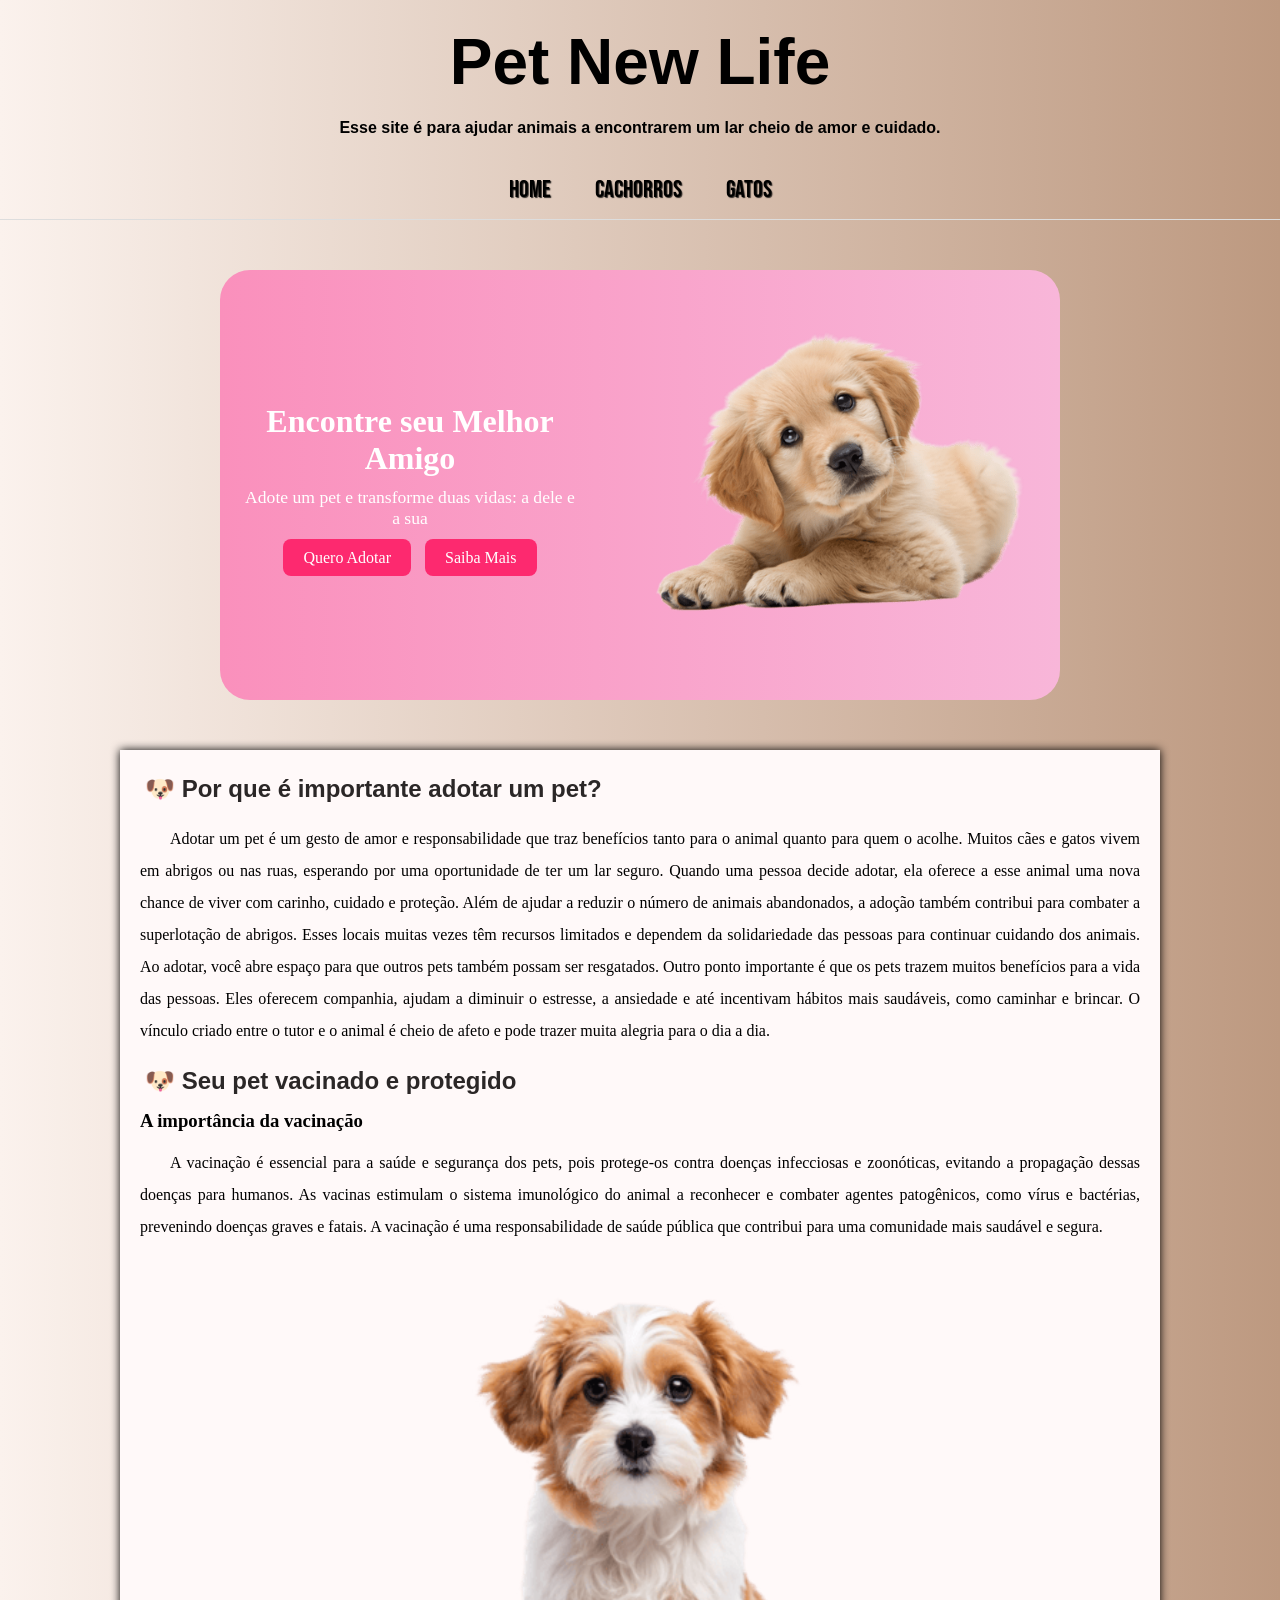
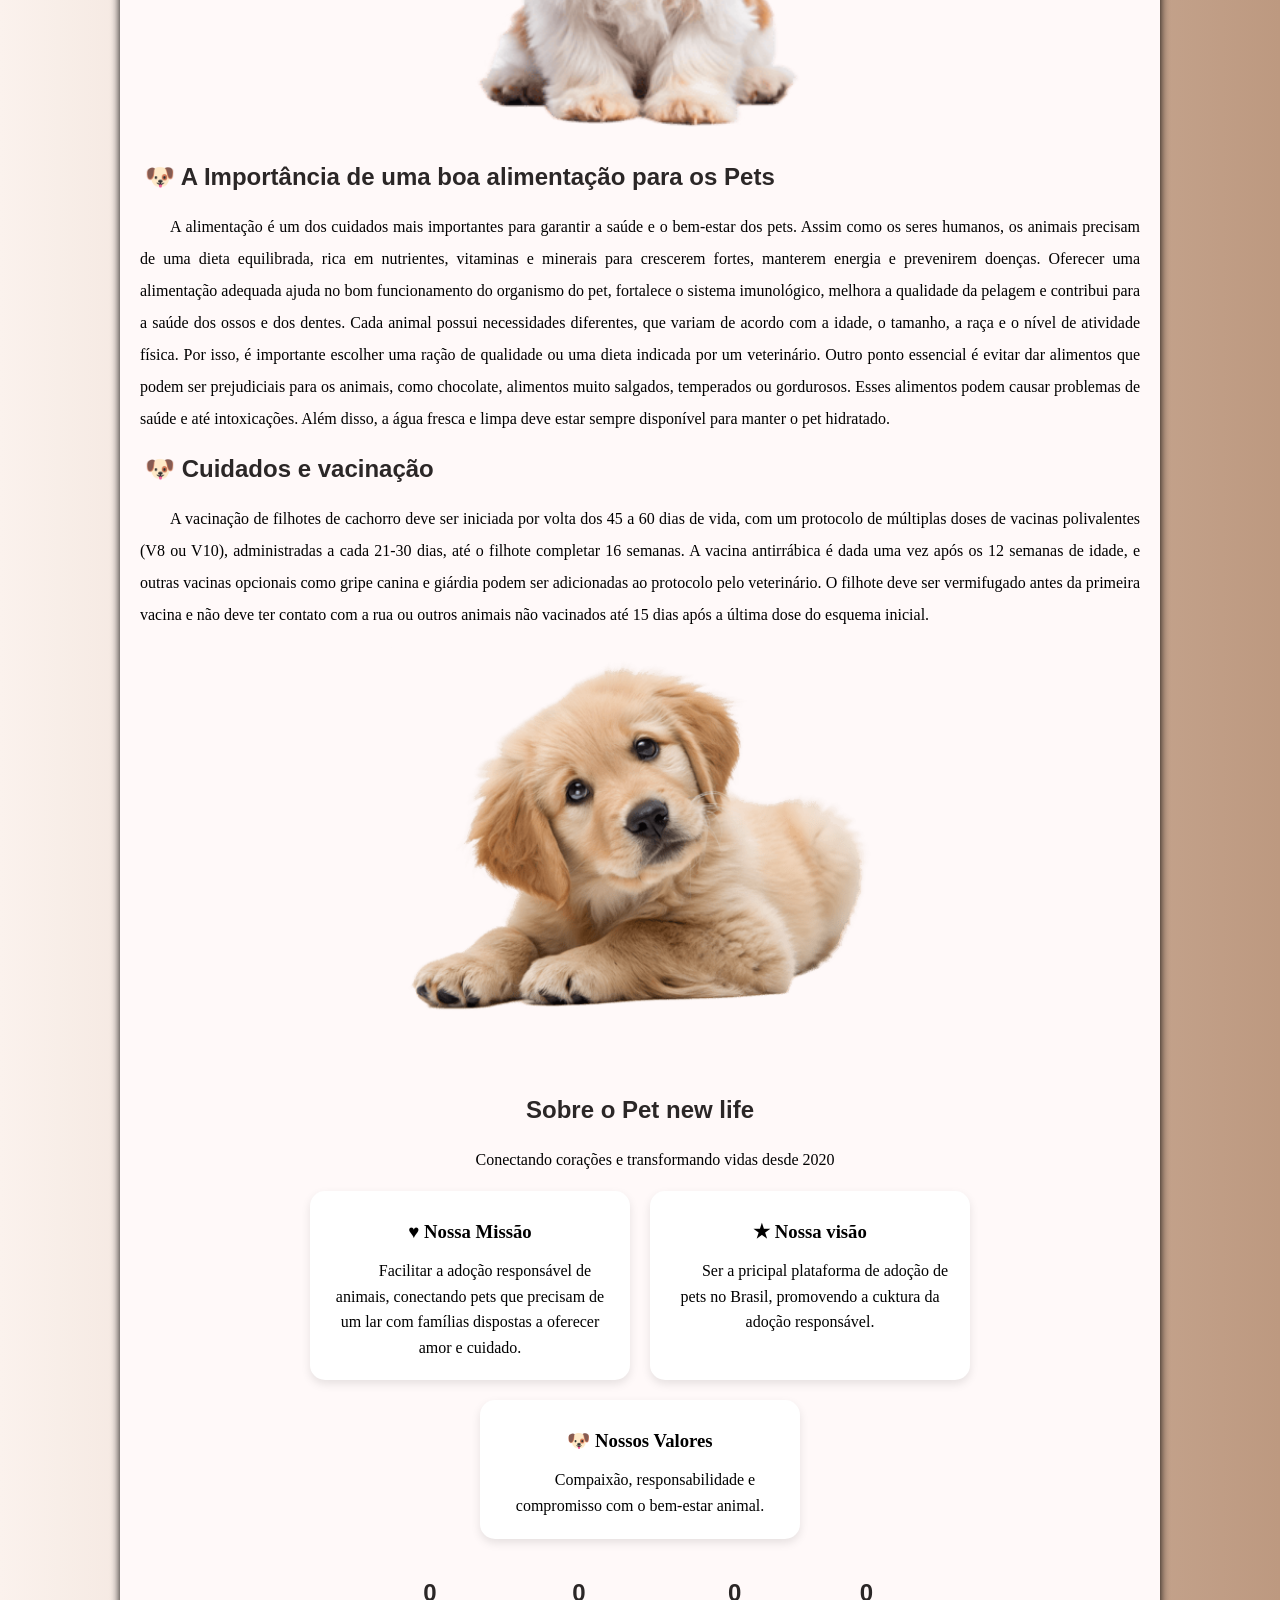
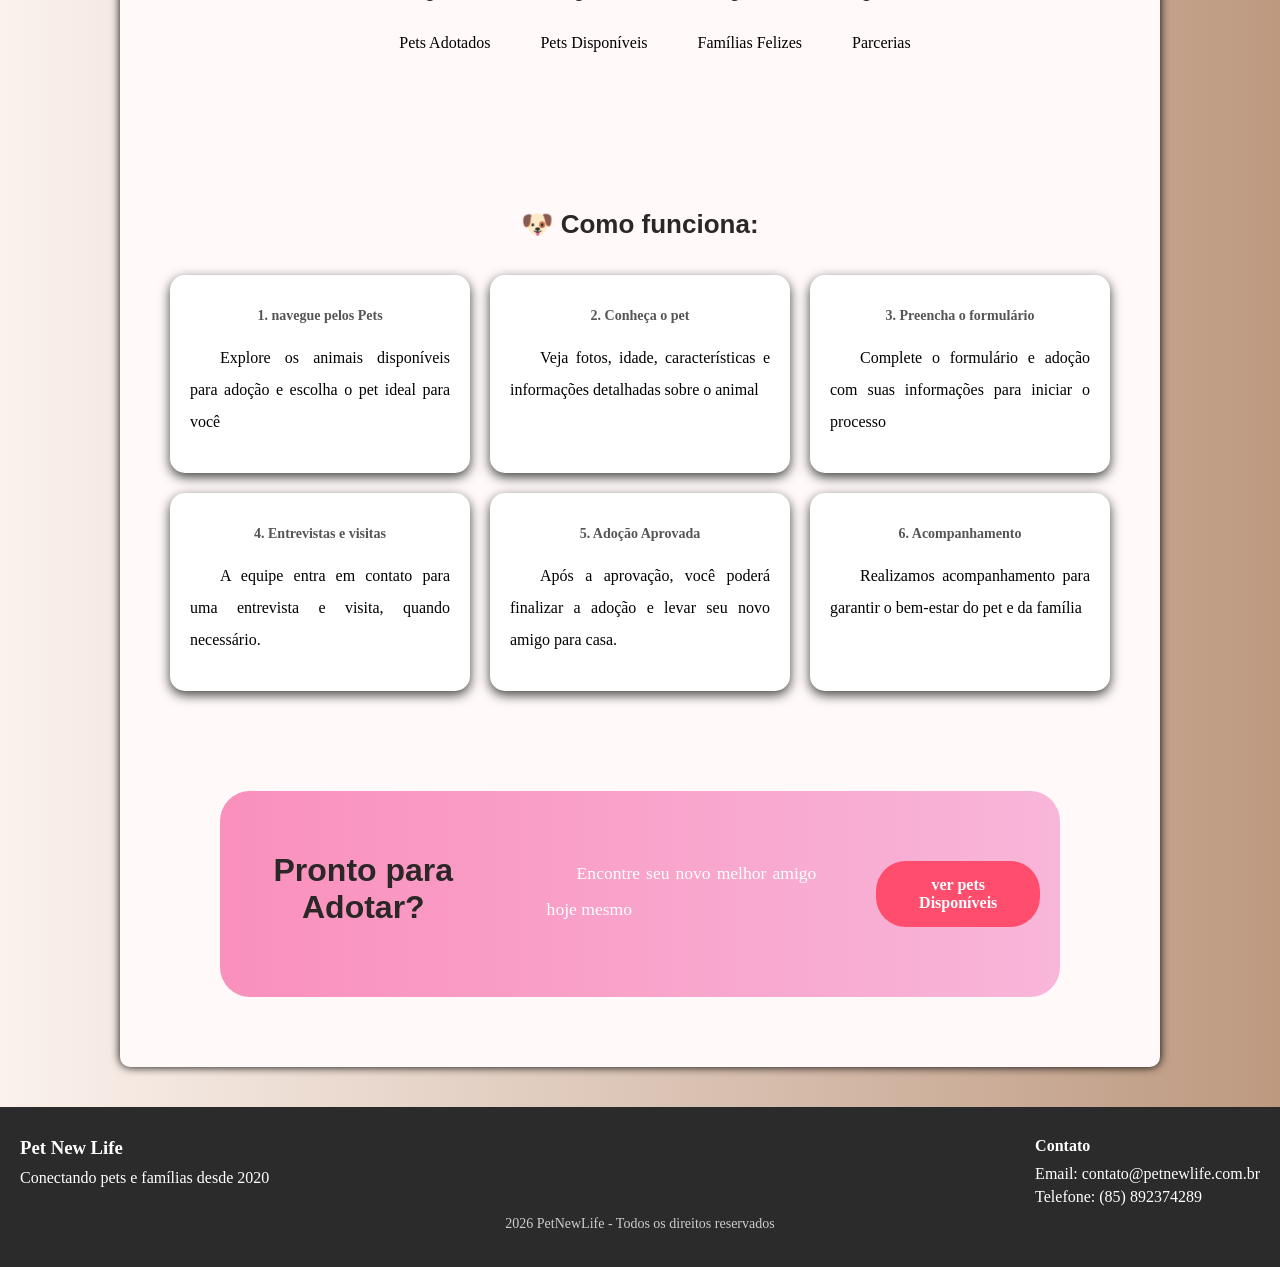
<file: index.html>
<!DOCTYPE html>
<html lang="pt-br">
<head>
    <meta charset="UTF-8">
    <meta name="viewport" content="width=device-width, initial-scale=1.0">
    <title>Pets new life</title>
    <link rel="shortcut icon" href="imagens/favicon.png" type="image/x-icon">
    <link rel="stylesheet" href="estilo/style.css">

</head>
<body>
    <header>
        <h1>
            Pet New Life
        </h1>
        <p>
            Esse site é para ajudar animais a encontrarem um lar cheio de amor e cuidado.
        </p>
    </header>
    <nav>
        <a href="index.html">Home</a>
        <a href="pets.html" >Cachorros</a>
        <a href="cats.html" >Gatos </a>
       
        
        
    </nav>
    

    <section class="cta">
    
    <div class="cta-texto">
      <h2> Encontre seu Melhor Amigo</h2>
      <p>Adote um pet e transforme duas vidas: a dele e a sua</p>

    <a href="cadastro.html" class="btn-adotar"> Quero Adotar</a>
    <a href="saibamais.html" class="btn-saiba">Saiba Mais</a>
    </div>

    <div class="cta-img">
        <img src="imagens/cachorro filhote.png" alt="pets para adoção">
    </div>
    </section>
    

    <main>
        <section>
            <h2>
               🐶 Por que é importante adotar um pet?
            </h2>
            <p>
                Adotar um pet é um gesto de amor e responsabilidade que traz benefícios tanto para o animal quanto para quem o acolhe. Muitos cães e gatos vivem em abrigos ou nas ruas, esperando por uma oportunidade de ter um lar seguro. Quando uma pessoa decide adotar, ela oferece a esse animal uma nova chance de viver com carinho, cuidado e proteção.
                Além de ajudar a reduzir o número de animais abandonados, a adoção também contribui para combater a superlotação de abrigos. Esses locais muitas vezes têm recursos limitados e dependem da solidariedade das pessoas para continuar cuidando dos animais. Ao adotar, você abre espaço para que outros pets também possam ser resgatados.
                Outro ponto importante é que os pets trazem muitos benefícios para a vida das pessoas. Eles oferecem companhia, ajudam a diminuir o estresse, a ansiedade e até incentivam hábitos mais saudáveis, como caminhar e brincar. O vínculo criado entre o tutor e o animal é cheio de afeto e pode trazer muita alegria para o dia a dia.
            </p>
            <h2>
               🐶 Seu pet vacinado e protegido
            </h2>
            <h3> A importância da vacinação </h3>
            <p>
                A vacinação é essencial para a saúde e segurança dos pets, pois protege-os contra doenças infecciosas e zoonóticas, evitando a propagação dessas doenças para humanos. As vacinas estimulam o sistema imunológico do animal a reconhecer e combater agentes patogênicos, como vírus e bactérias, prevenindo doenças graves e fatais. A vacinação é uma responsabilidade de saúde pública que contribui para uma comunidade mais saudável e segura.
            </p>
            
            <img src="imagens/imagem_dog_01.png">

            <h2>
               🐶 A Importância de uma boa alimentação para os Pets 
            </h2>
            <p>
               A alimentação é um dos cuidados mais importantes para garantir a saúde e o bem-estar dos pets. Assim como os seres humanos, os animais precisam de uma dieta equilibrada, rica em nutrientes, vitaminas e minerais para crescerem fortes, manterem energia e prevenirem doenças.
               Oferecer uma alimentação adequada ajuda no bom funcionamento do organismo do pet, fortalece o sistema imunológico, melhora a qualidade da pelagem e contribui para a saúde dos ossos e dos dentes. Cada animal possui necessidades diferentes, que variam de acordo com a idade, o tamanho, a raça e o nível de atividade física. Por isso, é importante escolher uma ração de qualidade ou uma dieta indicada por um veterinário.
               Outro ponto essencial é evitar dar alimentos que podem ser prejudiciais para os animais, como chocolate, alimentos muito salgados, temperados ou gordurosos. Esses alimentos podem causar problemas de saúde e até intoxicações. Além disso, a água fresca e limpa deve estar sempre disponível para manter o pet hidratado. 
            </p>

            <h2>
               🐶 Cuidados e vacinação 
            </h2>
            <p>
                A vacinação de filhotes de cachorro deve ser iniciada por volta dos 45 a 60 dias de vida, com um protocolo de múltiplas doses de vacinas polivalentes (V8 ou V10), administradas a cada 21-30 dias, até o filhote completar 16 semanas. A vacina antirrábica é dada uma vez após os 12 semanas de idade, e outras vacinas opcionais como gripe canina e giárdia podem ser adicionadas ao protocolo pelo veterinário. O filhote deve ser vermifugado antes da primeira vacina e não deve ter contato com a rua ou outros animais não vacinados até 15 dias após a última dose do esquema inicial. 
            </p>

            <img src="imagens/cachorro filhote.png" alt="Cachorro filhote">

        </section>



        <section class="sobre-petlove">
            <h2>Sobre o Pet new life</h2>
            <p class="sobre-subtitulo">Conectando corações e transformando vidas desde 2020</p>

            <div class="sobre-cards">
                <div class="sobre-card">
            <h3> ♥ Nossa Missão</h3>
            <p>Facilitar a adoção responsável de animais, conectando pets que precisam de um lar com famílias dispostas a oferecer amor e cuidado.</p>
            </div>

            <div class="sobre-card">
            <h3>★ Nossa visão</h3>
            <p>Ser a pricipal plataforma de adoção de pets no Brasil, promovendo a cuktura da adoção responsável.</p>
            </div>

            <div class="sobre-card">
            <h3>🐶 Nossos Valores</h3>
            <p> Compaixão, responsabilidade e compromisso com o bem-estar animal.</p>
            </div>
            </div>

        


            <div class="indicadores">
                <div>
                    <h2 id="adotados">0</h2>
                    <p>Pets Adotados</p>
                </div>

                <div>
                    <h2 id="disponiveis">0</h2>
                    <p>Pets Disponíveis</p>
                </div>
                <div>
                    <h2 id="familias">0</h2>
                    <p>Famílias Felizes</p>
                </div>
                <div>
                    <h2 id="parcerias">0</h2>
                    <p>Parcerias</p>
                </div>
            </div>
        </section>

    
       <section class="como-funciona">
        <h2>🐶 Como funciona: </h2>

        <div class="cards-como">
            <div class="card-como">
            <h3>1. navegue pelos Pets</h3>
            <p>Explore os animais disponíveis para adoção e escolha o pet ideal para você</p>
            </div>

            <div class="card-como">
                <h3>2. Conheça o pet</h3>
                <p>Veja fotos, idade, características e informações detalhadas sobre o animal</p>
            </div>
            <div class="card-como">
                <h3>3. Preencha o formulário</h3>
                <p>Complete o formulário e adoção com suas informações para iniciar o processo </p>
            </div>
            <div class="card-como">
                <h3>4. Entrevistas e visitas</h3>
                <p>A equipe entra em contato para uma entrevista e visita, quando necessário.</p>
            </div>
            <div class="card-como">
                <h3>5. Adoção Aprovada</h3>
                <p>Após a aprovação, você poderá finalizar a adoção e levar seu novo amigo para casa.</p>
            </div>
            <div class="card-como">
                <h3>6. Acompanhamento</h3>
                <p>Realizamos acompanhamento para garantir o bem-estar do pet e da família</p>
            </div>
            </div>
            </section>

            <section class="cta">
                <h2>Pronto para Adotar?</h2>
                <p>Encontre seu novo melhor amigo hoje mesmo</p>

                <a href="pets.html " class="btn-cta">
                    ver pets Disponíveis </a>
            </section>

        
    
    </main>


    <footer class="footer">

    <div class="footer-container">

        <div class="footer-info">
            <h3>Pet New Life</h3>
            <p>Conectando pets e famílias desde 2020</p>
        </div>

        <div class="footer-contato">
            <h4>Contato</h4>
            <p>Email: contato@petnewlife.com.br</p>
            <p>Telefone: (85) 892374289</p>
        </div>
    </div>

    <p class="copyright">
        2026 PetNewLife - Todos os direitos reservados
    </p>
    </footer>


    <script src="script.js"></script>
    
</body>
</html>
</file>
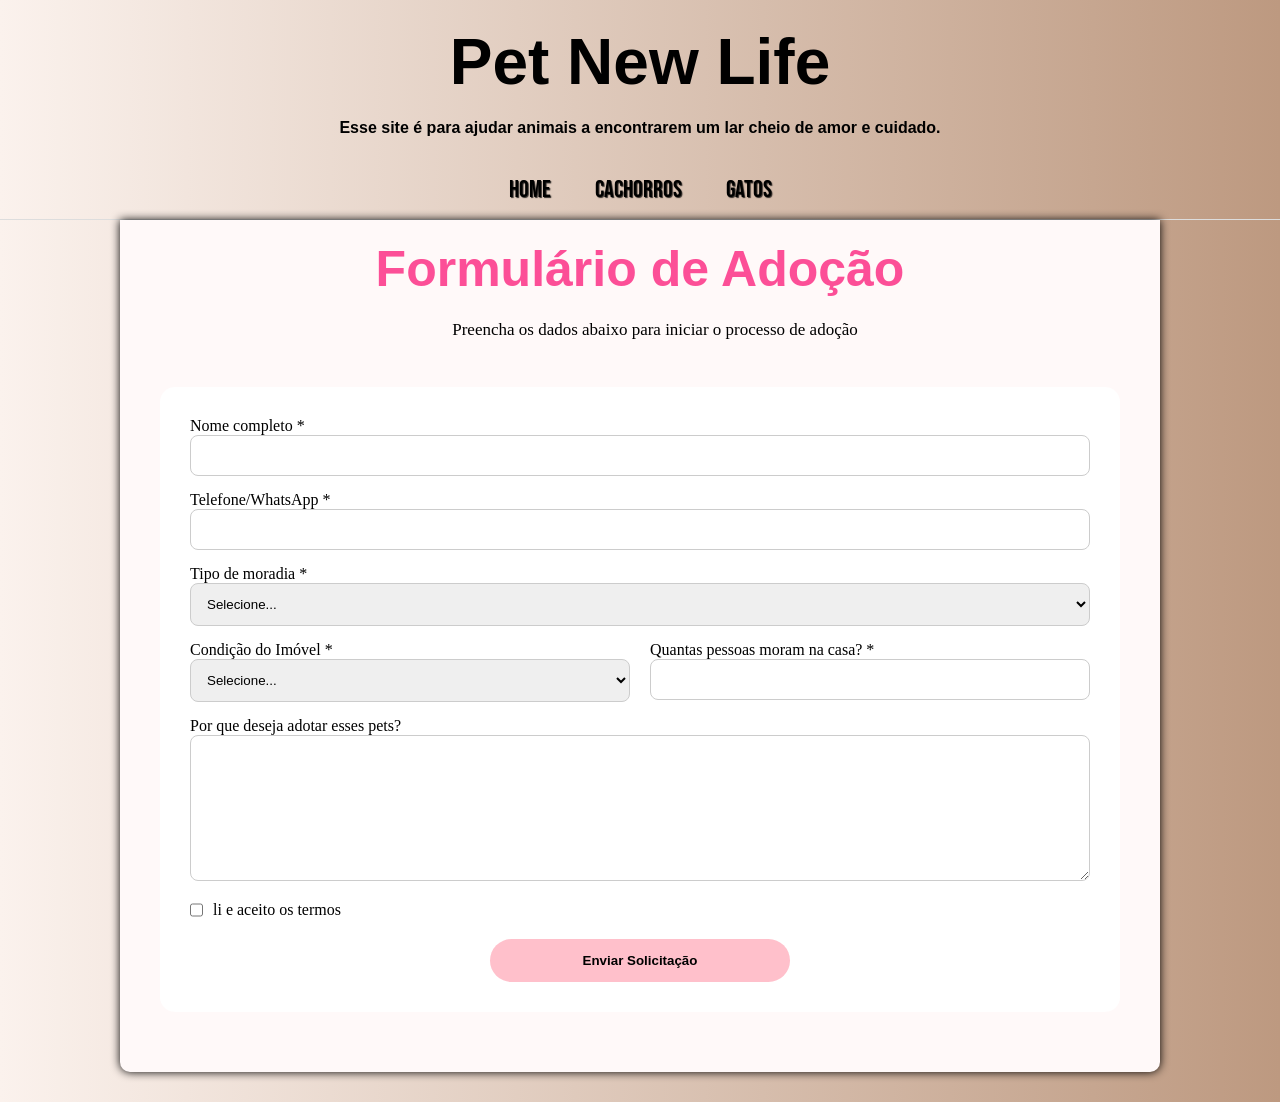
<file: cadastro.html>
<!DOCTYPE html>
<html lang="pt-br">
<head>
    <meta charset="UTF-8">
    <meta name="viewport" content="width=device-width, initial-scale=1.0">
    <title>Pet shop zone</title>
    <link rel="shortcut icon" href="imagens/favicon.png" type="image/x-icon">
    <link rel="stylesheet" href="estilo/style.css">
</head>
<body>
    <header>
        <h1>
            Pet New Life
        </h1>
        <p>
            Esse site é para ajudar animais a encontrarem um lar cheio de amor e cuidado.
        </p>
    </header>
    <nav>
        <a href="index.html">Home</a>
        <a href="pets.html">Cachorros</a>
         <a href="cats.html">Gatos</a>
       
        
        
        
    </nav>

    <main>

        <div class="container_formulario">
        <h1 class="formulario_titulo">Formulário de Adoção</h1>
        <p class="formulario_titulo_p">Preencha os dados abaixo para iniciar o processo de adoção</p>

        

        <form id="formAdocao">
        
        <div class:="linha">
            <div class="campo">
                <label>Nome completo *</label>
                <input type="text" id="nome" required>
            </div>

            <div class="campo">
                <label>Telefone/WhatsApp *</label>
                <input type="tel" id="telefone" required>
            </div>

            <div class="campo">
                <label>Tipo de moradia *</label>
                <select id="tipoMoradia" required>
                  <option value="">Selecione...</option>

                  <option value="casa">Casa</option>
                 <option value="apartamento">Apartamento</option>
                 </select>
                 </div>

                 <div class="linha">
                   <div class="campo">
                    <label>Condição do Imóvel * </label>
                    <select id="condicaoImovel" required>
                      <option value="">Selecione...</option>
                      <option value="proprio">Próprio</option>
                      <option value="alugado">Alugado</option>
                      </select>
                    </div>

                    <div class="campo">
                 <label>Quantas pessoas moram na casa? *</label>
                  <input type="number" id="numeroPessoas" required>
                  </div>
                  </div>

                  <div class="campo">
                <label>Por que deseja adotar esses pets?</label>
                <textarea id="motivo" required></textarea>
                </div>
                <label class="checkbox">
                    <input type="checkbox" id="termos" required>
                     li e aceito os termos
                </label>

                <button type="submit">Enviar Solicitação</button>

                </form>

                  


                        

    
        

        
    </div>
    </main>
</body>
</html>
</file>
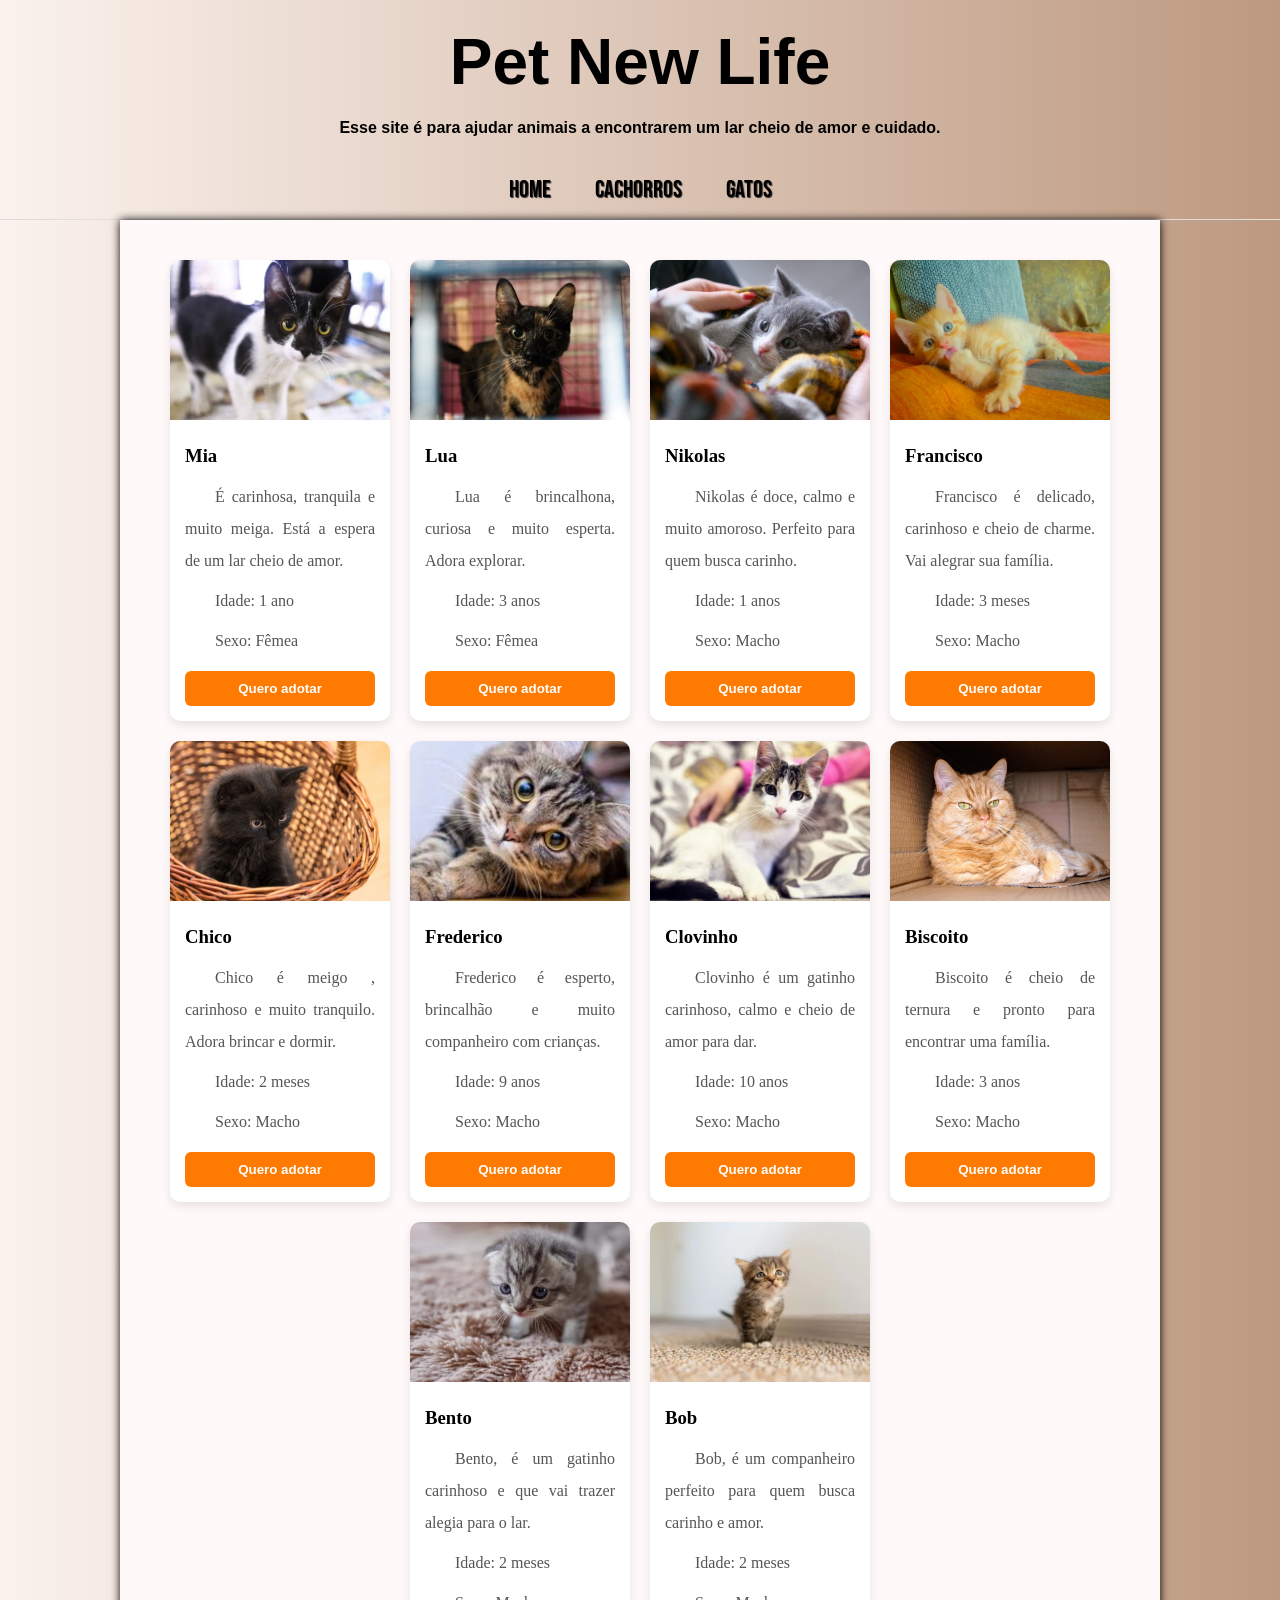
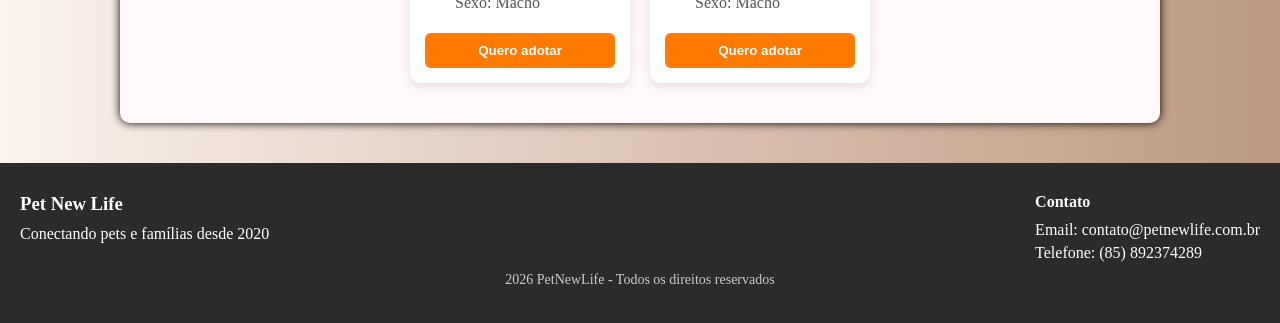
<file: cats.html>
<!DOCTYPE html>
<html lang="pt-br">
<head>
    <meta charset="UTF-8">
    <meta name="viewport" content="width=device-width, initial-scale=1.0">
    <title> Pets new life</title>
     <link rel="shortcut icon" href="imagens/favicon.png" type="image/x-icon">
     <link rel="stylesheet" href="estilo/style.css">
</head>
<body>
    <header>
        <h1>
            Pet New Life
        </h1>
        <p>
            Esse site é para ajudar animais a encontrarem um lar cheio de amor e cuidado.
        </p>
    </header>

    <nav>
        <a href="index.html" >Home</a>
        <a href="pets.html">Cachorros </a>
        <a href="cats.html" >Gatos</a>
        
        
    </nav>

    <main>
        
        


        <div class="container">
            <div class="card" data-tipo="gato">
           <img src="imagens/cats01.webp">
            <div class="info">


            <h3>Mia</h3>
            <p>É carinhosa, tranquila e muito meiga. Está a espera de um lar cheio de amor.</p>
            <p>Idade: 1 ano</p>
             <p>Sexo: Fêmea</p>
           <button class="botao" onclick="window.location.href='cadastro.html'" >Quero adotar</button>
          </div>
         </div>
            <div class="card" data-tipo="gato">
            <img src="imagens/cats02.webp">
            <div class="info">


            <h3>Lua</h3>
            <p>Lua é brincalhona, curiosa e muito esperta. Adora explorar.</p>
            <p>Idade: 3 anos</p>
                <p>Sexo: Fêmea</p>
            <button class="botao" onclick="window.location.href='cadastro.html'" >Quero adotar</button>
            </div>
            </div>
            <div class="card" data-tipo="gato">
            <img src="imagens/cats04.jpg">
            <div class="info">

            <h3>Nikolas</h3>
            <p>Nikolas é doce, calmo e muito amoroso. Perfeito para quem busca carinho.</p>
            <p>Idade: 1 anos</p>
                <p>Sexo: Macho</p>
            <button class="botao" onclick="window.location.href='cadastro.html'">Quero adotar</button>
            </div>
            </div>
            <div class="card" data-tipo="gato">
            <img src="imagens/cats05.jpg">
            <div class="info">

            <h3>Francisco</h3>
            <p>Francisco é delicado, carinhoso e cheio de charme. Vai alegrar sua família.</p>
            <p>Idade: 3 meses</p>
                <p>Sexo: Macho</p>
            <button class="botao" onclick="window.location.href='cadastro.html'">Quero adotar</button>
            </div>
            </div>
            <div class="card" data-tipo="gato">
            <img src="imagens/cats07.jpg">
            <div class="info">


            <h3>Chico</h3>
            <p>Chico é meigo , carinhoso e muito tranquilo. Adora brincar e dormir.</p>
            <p>Idade: 2 meses</p>
                <p>Sexo: Macho</p>
            <button class="botao" onclick="window.location.href='cadastro.html'">Quero adotar</button>
            </div>
            </div>
            <div class="card" data-tipo="gato">
            <img src="imagens/cats010.jpg">
            <div class="info">


            <h3>Frederico</h3>
            <p>Frederico é esperto, brincalhão e muito companheiro com crianças.</p>
            <p>Idade: 9 anos</p>
                <p>Sexo: Macho</p>
            <button class="botao" onclick="window.location.href='cadastro.html'">Quero adotar</button>
            </div>
            </div>
            <div class="card" data-tipo="gato">
            <img src="imagens/cats011.webp">
            <div class="info">


            <h3>Clovinho</h3>
            <p>Clovinho é um gatinho carinhoso, calmo e cheio de amor para dar.</p>
            <p>Idade: 10 anos</p>
                <p>Sexo: Macho</p>
            <button class="botao" onclick="window.location.href='cadastro.html'">Quero adotar</button>
            </div>
            </div>
            <div class="card" data-tipo="gato">
            <img src="imagens/cats012.jpg">
            <div class="info">


            <h3>Biscoito</h3>
            <p>Biscoito é cheio de ternura e pronto para encontrar uma família.</p>
            <p>Idade: 3 anos</p>
                <p>Sexo: Macho</p>
            <button class="botao" onclick="window.location.href='cadastro.html'">Quero adotar</button>
            </div>
            </div>
            <div class="card" data-tipo="gato">
            <img src="imagens/cats03.avif">
            <div class="info">


            <h3>Bento</h3>
            <p>Bento, é um gatinho carinhoso e que vai trazer alegia para o lar.</p>
            <p>Idade: 2 meses</p>
                <p>Sexo: Macho</p>
            <button class="botao" onclick="window.location.href='cadastro.html'">Quero adotar</button>
            </div>
            </div>
            <div class="card" data-tipo="gato">
            <img src="imagens/cats06.avif">
            <div class="info">


            <h3>Bob</h3>
            <p>Bob, é um companheiro perfeito para quem busca carinho e amor.</p>
            <p>Idade: 2 meses</p>
            <p>Sexo: Macho</p>
            <button class="botao"onclick="window.location.href='cadastro.html'">Quero adotar</button>
            </div>
            </div>
            </div>
        </div>
    </main>

    <footer class="footer">

    <div class="footer-container">

        <div class="footer-info">
            <h3>Pet New Life</h3>
            <p>Conectando pets e famílias desde 2020</p>
        </div>

        <div class="footer-contato">
            <h4>Contato</h4>
            <p>Email: contato@petnewlife.com.br</p>
            <p>Telefone: (85) 892374289</p>
        </div>
    </div>

    <p class="copyright">
        2026 PetNewLife - Todos os direitos reservados
    </p>
    </footer>

    <script src="script.js"></script>
</body>
</html>
</file>
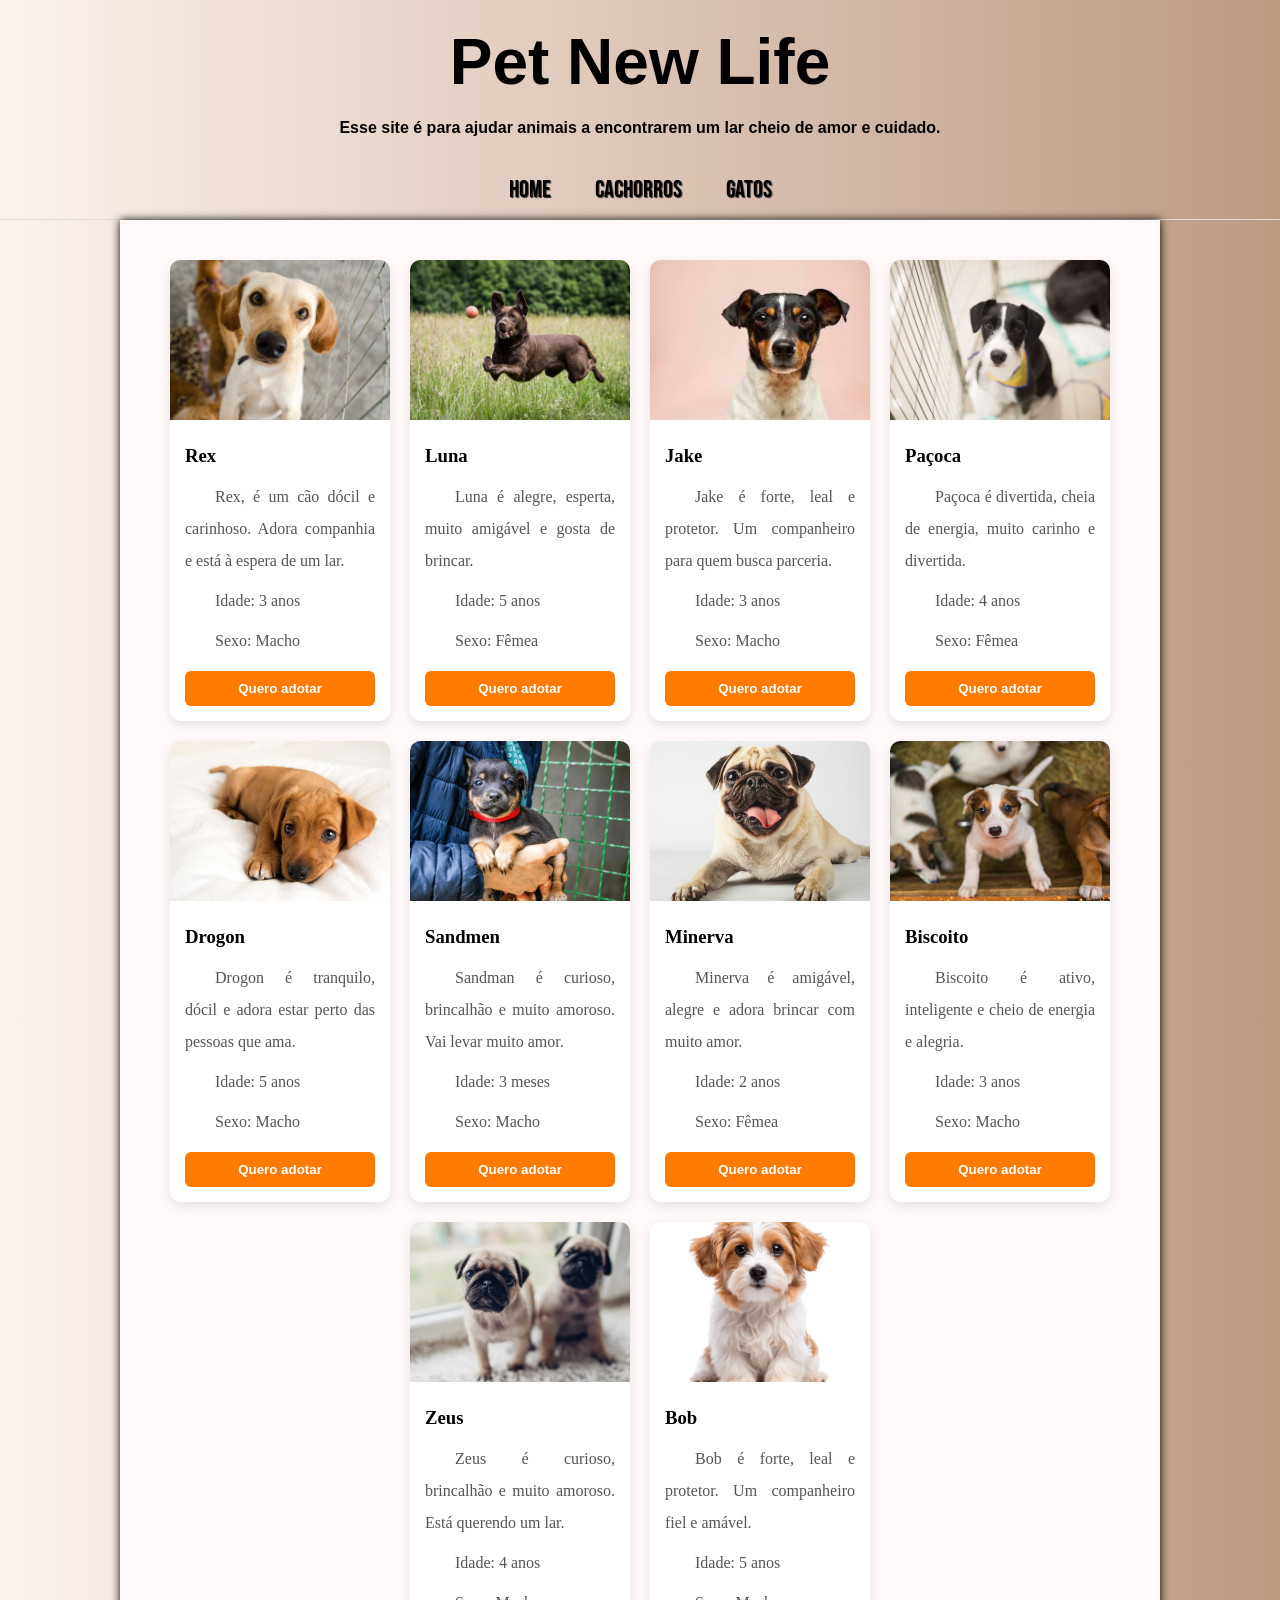
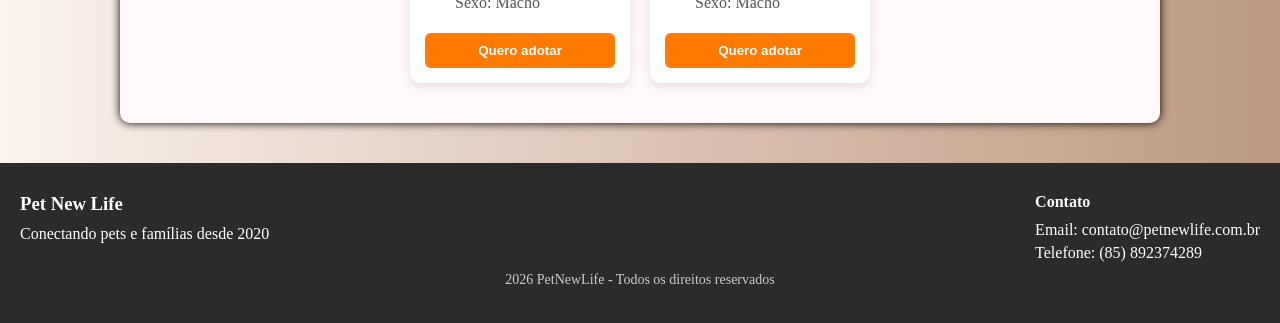
<file: pets.html>
<!DOCTYPE html>
<html lang="en">
<head>
    <meta charset="UTF-8">
    <meta name="viewport" content="width=device-width, initial-scale=1.0">
    <title>Pets new life</title>
    <link rel="shortcut icon" href="imagens/favicon.png" type="image/x-icon">
    <link rel="stylesheet" href="estilo/style.css">
</head>
<body>
    <header>
        <h1>
            Pet New Life
        </h1>
        <p>
            Esse site é para ajudar animais a encontrarem um lar cheio de amor e cuidado.
        </p>
    </header>
      <nav>
        <a href="index.html" >Home</a>
        <a href="pets.html">Cachorros</a>
        <a href="cats.html" >Gatos </a>
       
        
        
        
      </nav>
     

       <main>

           <div class="container">
            <div class="card" data-tipo="cachorro">
           <img src="imagens/dog01.jpg">
            <div class="info">
            <h3>Rex</h3>
            <p>Rex, é um cão dócil e carinhoso. Adora companhia e está à espera de um lar.</p>
            <p>Idade: 3 anos</p>
             <p>Sexo: Macho</p>
           <button class="botao" onclick="window.location.href='cadastro.html'">Quero adotar</button>
             </div>
            </div>
            <div class="card" data-tipo="cachorro" >
            <img src="imagens/dog02.jpg">
            <div class="info">


            <h3>Luna</h3>
            <p>Luna é alegre, esperta, muito amigável e gosta de brincar.</p>
            <p>Idade: 5 anos</p>
                <p>Sexo: Fêmea</p>
            <button class="botao" onclick="window.location.href='cadastro.html'">Quero adotar</button>
            </div>
            </div>
            <div class="card" data-tipo="cachorro">
            <img src="imagens/dog03.jpg">
            <div class="info">


            <h3>Jake</h3>
            <p>Jake é forte, leal e protetor. Um companheiro para quem busca parceria.</p>
            <p>Idade: 3 anos</p>
                <p>Sexo: Macho</p>
            <button class="botao" onclick="window.location.href='cadastro.html'">Quero adotar</button>
            </div>
            </div>
            <div class="card" data-tipo="cachorro">
            <img src="imagens/dog04.jpg">
            <div class="info">


            <h3>Paçoca</h3>
            <p>Paçoca é divertida, cheia de energia, muito carinho e divertida.</p>
            <p>Idade: 4 anos</p>
                <p>Sexo: Fêmea</p>
            <button class="botao" onclick="window.location.href='cadastro.html'">Quero adotar</button>
            </div>
            </div>
            <div class="card" data-tipo="cachorro">
            <img src="imagens/dog06.jpg">
            <div class="info">


            <h3>Drogon</h3>
            <p>Drogon é tranquilo, dócil e adora estar perto das pessoas que ama.</p>
            <p>Idade: 5 anos</p>
                <p>Sexo: Macho</p>
            <button class="botao" onclick="window.location.href='cadastro.html'">Quero adotar</button>
            </div>
            </div>
            <div class="card" data-tipo="cachorro">
            <img src="imagens/dog05.webp">
            <div class="info">


            <h3>Sandmen</h3>
            <p>Sandman é curioso, brincalhão e muito amoroso. Vai levar muito amor.</p>
            <p>Idade: 3 meses</p>
                <p>Sexo: Macho</p>
            <button class="botao" onclick="window.location.href='cadastro.html'">Quero adotar</button>
            </div>
            </div>
            <div class="card" data-tipo="cachorro">
            <img src="imagens/dog07.jpg">
            <div class="info">


            <h3>Minerva</h3>
            <p>Minerva é amigável, alegre e adora brincar com muito amor.</p>
            <p>Idade: 2 anos</p>
                <p>Sexo: Fêmea</p>
            <button class="botao" onclick="window.location.href='cadastro.html'">Quero adotar</button>
            </div>
            </div>
            <div class="card" data-tipo="cachorro">
            <img src="imagens/dog08.jpg">
            <div class="info">


            <h3>Biscoito</h3>
            <p> Biscoito é ativo, inteligente e cheio de energia e alegria.</p>
            <p>Idade: 3 anos</p>
                <p>Sexo: Macho</p>
            <button class="botao" onclick="window.location.href='cadastro.html'">Quero adotar</button>
            </div>
            </div>
            <div class="card" data-tipo="cachorro">
            <img src="imagens/dog09.jpg">
            <div class="info">


            <h3>Zeus</h3>
            <p>Zeus é curioso, brincalhão e muito amoroso. Está querendo um lar.</p>
            <p>Idade: 4 anos</p>
                <p>Sexo: Macho</p>
            <button class="botao" onclick="window.location.href='cadastro.html'">Quero adotar</button>
            </div>
            </div>
            <div class="card" data-tipo="cachorro">
            <img src="imagens/imagem_dog_01.png">
            <div class="info">


            <h3>Bob</h3>
            <p>Bob é forte, leal e protetor. Um companheiro fiel e amável.</p>
            <p>Idade: 5 anos</p>
            <p>Sexo: Macho</p>
            <button class="botao" onclick="window.location.href='cadastro.html'">Quero adotar</button>
            </div>
            </div>
            </div>
               </div>
       </main>
        
       <footer class="footer">

    <div class="footer-container">

        <div class="footer-info">
            <h3>Pet New Life</h3>
            <p>Conectando pets e famílias desde 2020</p>
        </div>

        <div class="footer-contato">
            <h4>Contato</h4>
            <p>Email: contato@petnewlife.com.br</p>
            <p>Telefone: (85) 892374289</p>
        </div>
    </div>

    <p class="copyright">
        2026 PetNewLife - Todos os direitos reservados
    </p>
    </footer>


    <script src="script.js"></script>
</body>
</html>
</file>
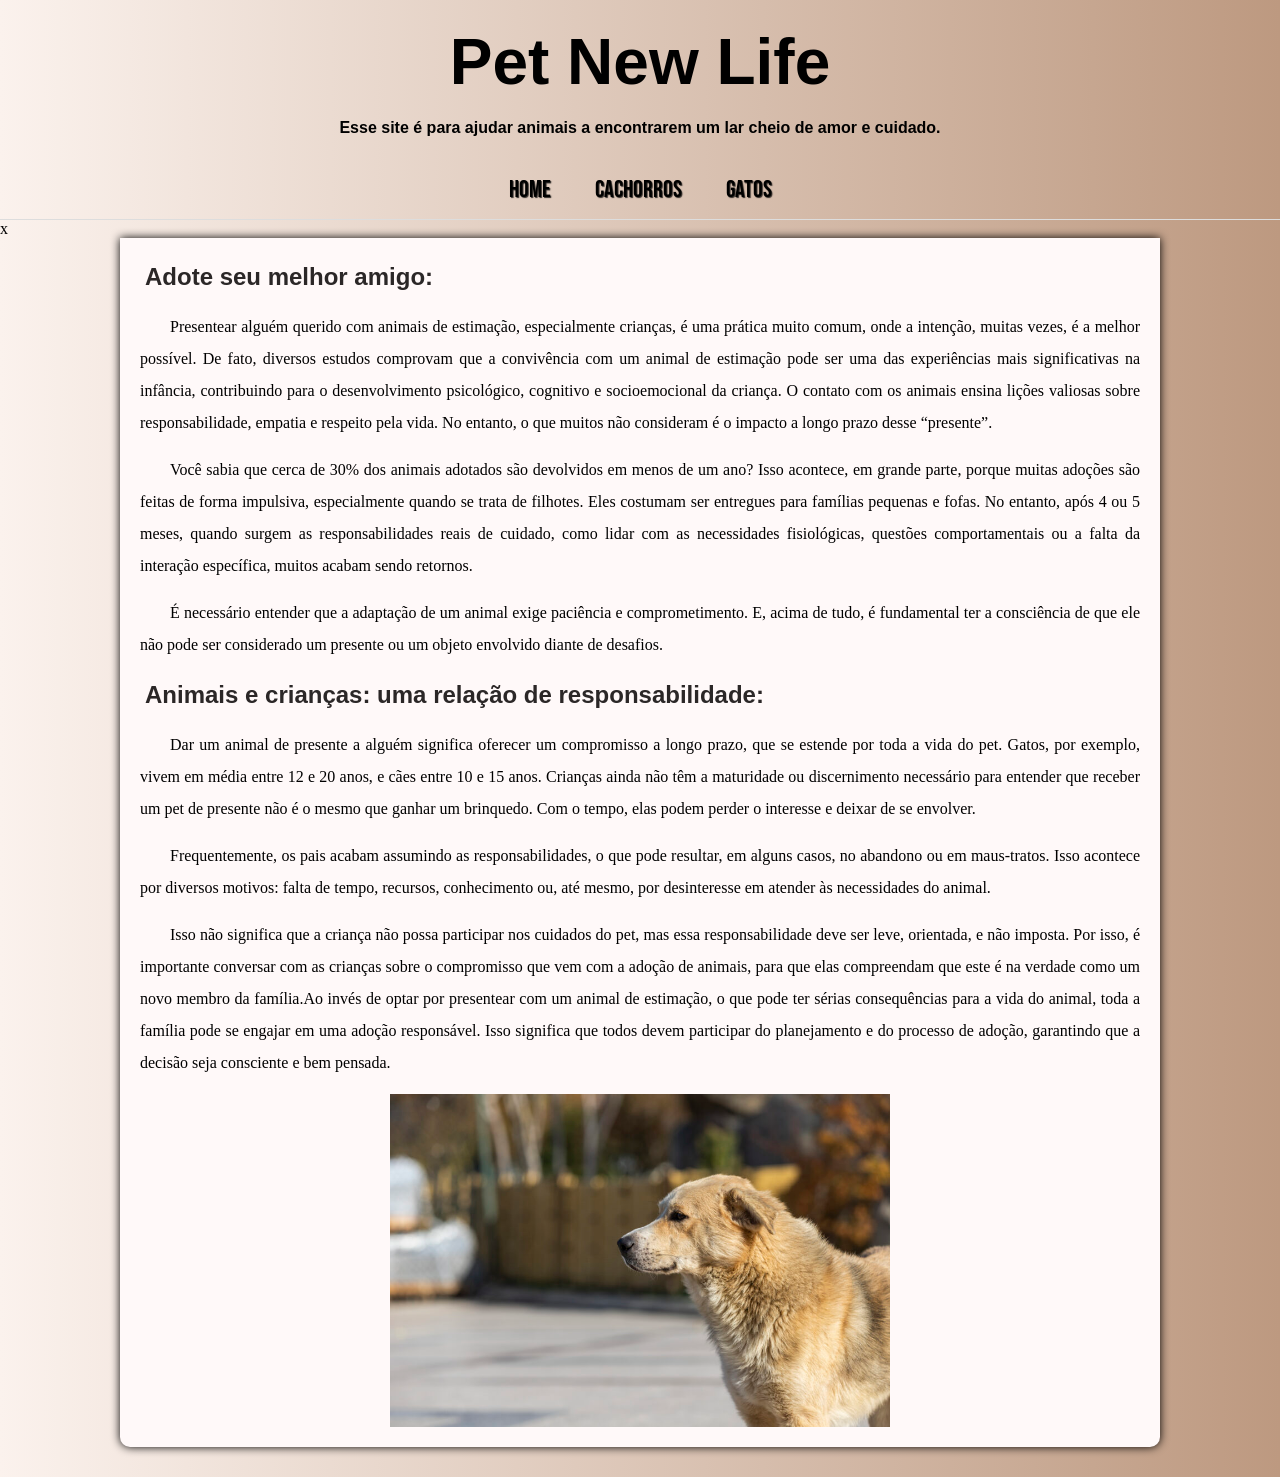
<file: saibamais.html>
<!DOCTYPE html>
<html lang="pt-br">
<head>
    <meta charset="UTF-8">
    <meta name="viewport" content="width=device-width, initial-scale=1.0">
    <title>Saiba mais</title>
    <link rel="shortcut icon" href="imagens/favicon.png" type="image/x-icon">
    <link rel="stylesheet" href="estilo/style.css">
</head>
<body>
    <header>
        <h1>
            Pet New Life
        </h1>
        <p>
            Esse site é para ajudar animais a encontrarem um lar cheio de amor e cuidado.
        </p>
    </header>
    <nav>
        <a href="index.html">Home</a>
        <a href="pets.html" >Cachorros</a>
        <a href="cats.html" >Gatos </a>
        
    </nav>x

    <main>
        <section class="sobre-adocao">
            <h2>Adote seu melhor amigo:</h2>
            <p>Presentear alguém querido com animais de estimação, especialmente crianças, é uma prática muito comum, onde a intenção, muitas vezes, é a melhor possível. De fato, diversos estudos comprovam que a convivência com um animal de estimação pode ser uma das experiências mais significativas na infância, contribuindo para o desenvolvimento psicológico, cognitivo e socioemocional da criança. O contato com os animais ensina lições valiosas sobre responsabilidade, empatia e respeito pela vida. No entanto, o que muitos não consideram é o impacto a longo prazo desse “presente”.</p>

            <p>Você sabia que cerca de 30% dos animais adotados são devolvidos em menos de um ano? Isso acontece, em grande parte, porque muitas adoções são feitas de forma impulsiva, especialmente quando se trata de filhotes. Eles costumam ser entregues para famílias pequenas e fofas. No entanto, após 4 ou 5 meses, quando surgem as responsabilidades reais de cuidado, como lidar com as necessidades fisiológicas, questões comportamentais ou a falta da interação específica, muitos acabam sendo retornos.</p>

            <p>É necessário entender que a adaptação de um animal exige paciência e comprometimento. E, acima de tudo, é fundamental ter a consciência de que ele não pode ser considerado um presente ou um objeto envolvido diante de desafios.</p>

            <h2>Animais e crianças: uma relação de responsabilidade:</h2>

            <p>Dar um animal de presente a alguém significa oferecer um compromisso a longo prazo, que se estende por toda a vida do pet. Gatos, por exemplo, vivem em média entre 12 e 20 anos, e cães entre 10 e 15 anos. Crianças ainda não têm a maturidade ou discernimento necessário para entender que receber um pet de presente não é o mesmo que ganhar um brinquedo. Com o tempo, elas podem perder o interesse e deixar de se envolver.</p>
            <p>Frequentemente, os pais acabam assumindo as responsabilidades, o que pode resultar, em alguns casos, no abandono ou em maus-tratos. Isso acontece por diversos motivos: falta de tempo, recursos, conhecimento ou, até mesmo, por desinteresse em atender às necessidades do animal.</p>
            <p>Isso não significa que a criança não possa participar nos cuidados do pet, mas essa responsabilidade deve ser leve, orientada, e não imposta. Por isso, é importante conversar com as crianças sobre o compromisso que vem com a adoção de animais, para que elas compreendam que este é na verdade como um novo membro da família.Ao invés de optar por presentear com um animal de estimação, o que pode ter sérias consequências para a vida do animal, toda a família pode se engajar em uma adoção responsável. Isso significa que todos devem participar do planejamento e do processo de adoção, garantindo que a decisão seja consciente e bem pensada.</p>

            <img src="imagens/saiba-mais-img.jpg" alt="cachorrinho querendo lar ">

         
        </section>
    </main>
</body>
</html>
</file>
<file: estilo/style.css>
@charset "UTF-8";

@import url('https://fonts.googleapis.com/css2?family=Bebas+Neue&family=Bitcount+Single+Ink:wght@100..900&family=Pacifico&family=Quicksand:wght@300..700&display=swap');


@import url('https://fonts.googleapis.com/css2?family=Pinyon+Script&display=swap');



:root{
    --cor1: #CDD5C6;
    --cor2: #FBF2ED;
    --cor3: #B7BCBF;
    --cor4: #bd9980;
    --cor5: #fac893;

    --fonte-padrao: Arial, Verdana, Helvetica, sans-serif;
    --fonte-destaque: 'Dogbangy';
    --fonte-google:"Bebas Neue", sans-serif;
    --fonte-dog:"font-family: "Pinyon Script", cursive;"
}

*{
    margin: 0px;
    padding: 0px;
}

body{
    background-image: linear-gradient(to right, var(--cor2), var(--cor4) );
    
}

header{
    background-color: white;
    padding-bottom: 10px;
    padding-top: 15px;
    min-height: 150px;
    background-image: linear-gradient(to right, var(--cor2), var(--cor4) );
    
    
    
}

header > h1{
    text-align: center;
    font-size: 4em;
    font-family: Arial, Helvetica, sans-serif;
    padding-top: 10px;
    margin-bottom: 20px;

}

header > p{
    text-align: center;
    font-family: Arial, Helvetica, sans-serif;
    font-size: 1.0em;
    font-weight: bold;
}
nav{
    
    padding-bottom: 10px;
    font-size: 1.0em;
    text-align: center;
    border-bottom: 1px solid #ddd;
    padding-bottom: 15px;
    
}
nav  a{
     padding-left: 30px;
     text-decoration: none;
     padding: 20px;
     color: black;
     font-weight: normal;
     text-shadow: 1px 1px 1px rgba(0, 0, 0, 0.788);
     font-family: var(--fonte-google);
     font-size: 1.5em;

}

nav a:hover{
    background-color: #fca0cb;
    padding: 10px;
    transition-duration: 1s;
    border-radius: 10px;
}

.cta{
   
    display: flex;
    align-items: center;
    justify-content: center;
    gap:60px;
    padding: 40px;
    margin-top: 30px;
}

@media (max-width:768px){
    .cta{
        flex-direction: column;
        align-items: center;
        
    }
}

.cta-texto{
    max-width: 500px;
}

.cta-texto h2{
    font-size: 2em;
    margin-bottom: 20px;
}

.cta-texto p{
    margin-bottom: 30px;
}

.cta-img img{
    width: 400px;
    display: block;
    margin-bottom: 30px;
}

.btn-adotar{
    background: #fd296f;
    color: white;
    padding: 10px 20px;
    border-radius: 8px;
    text-decoration: none;
    
}

.btn-saiba{
    background: #fd296f;
    color:white;
    padding: 10px 20px;
    border-radius: 8px;
    text-decoration: none;
    margin-left: 10px;
}

.btn-adotar:hover, .btn-saiba:hover{
    background: #cf0d4e;
    
}


main{
    min-width: 300px;
    max-width: 1000px;
    background-color: rgb(255, 249, 249);
    margin: auto;
    margin-bottom: 30px;
    padding: 20px;
   border-bottom-left-radius: 10px;
   border-bottom-right-radius: 10px;
   box-shadow: 0px 0px 10px black;
   text-align: justify;
    
}

main img{
    width: 50%;
    display: block;
    margin: auto;
}

main h1{
    font-family: sans-serif;
    color: #348888;
}

main h2{
    font-family: sans-serif;
    color:#2b2727;
    padding: 5px;
}

main h3{
    padding-top: 10px;
}


main p{
    text-align: justify;
    text-indent: 30px;
    margin: 15px 0px;
    line-height: 2em;
}
 /* Sobre pet new life */
.sobre-petlove{
    text-align: center;
    padding: 40px 20px;
    margin-top: 30px;
}

.sobre-petlove h2{
    margin-bottom: 10px;
}

.sobre-subtitulo{
    text-align: center;
}

.subtitulo{
    color: #666;
    margin-bottom: 30px;
    text-align: center;
    text-align: justify;
}

.sobre-cards{
    display: flex;
    justify-content: center;
    gap:20px;
    flex-wrap: wrap;
    margin-bottom: 35px;
}

.sobre-card{
    background-color: white;
    width: 280px;
    padding: 20px;
    border-radius: 15px;
    box-shadow: 0 4px 10px rgba(0,0,0,0.1);

}

.sobre-card h3{
    margin-bottom: 15px;
    text-align: center;
}

.sobre-card p {
    text-align: center;
    line-height: 1.6;
    margin:0;
}

.indicadores{
    display: flex;
    justify-content: center;
    gap:20px;
    flex-wrap: wrap;
}

.indicador{
   background-color: white;
   width: 200px;
   padding: 20px;
   border-radius: 15px;
   box-shadow: 0 4px 10px rgba(0,0,0,0.1);
}

.indicador h3{
    font-size: 2em;
    color: #7f7a00;


}

.indicador p{
    text-align: center;
    margin:0;
}


.como-funciona{
    text-align: center;
    padding: 50px 20px;
    margin-top: 40px;
}

.como-funciona h2{
    font-size: 26px;
    margin-bottom: 30px;
}

.cards-como{
    display: flex;
    justify-content: center;
    gap:20px;
    flex-wrap: wrap;
}

.card-como{
    background-color: white;
    width: 260px;
    padding: 20px;
    border-radius: 15px;
    box-shadow: 0 4px 12px rgba(0, 0, 0, 0.747);
    text-align: center;
    transition: 0.3s;
    
}

.card-como:hover{
    transform: translateY(-5px);
}

.card-como h3{
    font-size: 14px;
    color:#555;
    line-height: 1.6;
    margin: 0;
}

/* Parte Pronto para adotar*/

.cta{
    background: linear-gradient(90deg,#fa90bc, #f8b6d9);
    padding: 50px 20px;
    text-align: center;
    border-radius: 30px;
    color: white;
    margin: 50px auto;
    max-width: 800px;
}

.cta h2{
    font-size: 2rem;
    margin-bottom: 10px;
    
}

.cta p{
    margin-bottom: 20px;
    font-size: 1.1rem;
}

.btn-cta{
    background-color: #ff4d6d;
    color:white;
    padding:15px 30px;
    border-radius: 30px;
    text-decoration: none;
    font-weight: bold;
    display: inline-block;
    transition: 0.3;
}

.btn-cta:hover {
    background-color: #ff1e4d;
}

/* Parte do footer (rodapé)*/

.footer{
    background: #2b2b2b;
    color: white;
    padding: 30px 20px;
    margin-top: 40px;

}

.footer-container{
    display:flex;
    justify-content: space-between;
    flex-wrap: wrap;
}

.footer h3, .footer h4{
    margin-bottom: 10px;
}

.footer p{
    margin: 5px 0;
}

.copyright{
    text-align: center;
    margin-top: 20px;
    font-size: 14px;
    color: #ccc;
}



/*Segunda pag */

.segunda_pag{
    text-decoration: none;
    font-weight: bold;
    color: black;
}


.titulo_pagdois{
    font-size: 2em;
}

.container{

    display:flex;
    justify-content: center;
    flex-wrap:wrap;
    gap:20px;
    padding: 20px;
}


.card{
    width:220px;
    min-height: 380px;
    background:white;
    border-radius:10px;
    overflow:hidden;
    box-shadow:0 4px 10px rgba(0,0,0,0.1);
    display:flex;
    flex-direction:column;
}

.card img{
    width:100%;
    height:160px;
    object-fit:cover;
    display: block;
}


.info{
    padding:15px;
    display: flex;
    flex-direction: column;
    flex:1;
}

.info h3{
    margin:0 0 10px 0;
}

.info p{
    margin:4px 0;
    color:#555;
}


.botao{
    margin-top:10px;
    width:100%;
    padding:10px;
    border:none;
    background:#ff7a00;
    color:white;
    font-weight:bold;
    border-radius:6px;
    cursor:pointer;
}

.botao:hover {
    background:#db6702;
}

/*pag formulario*/



#formAdocao{
    max-width: 900px;
    margin:  40px auto;
    background: white;
    padding: 30px;
    border-radius: 15px;
}


.formulario_titulo{
    text-align: center;
    font-size: 50px;
    color: #fc3588de;


}

.formulario_titulo_p{
    text-align: center;
    font-size: 17px;

}

.linha{
    display: flex;
    gap:20px;
}

.campo{
    display:flex;
    flex-direction: column;
    flex: 1;
    margin-bottom: 15px;
}

campo label{
    margin-bottom: 8px;
    font-weight: bold;


}

.campo input, .campo select, .campo textarea{
    padding: 12px;
    border-radius: 8px;
    border:  1px solid #ccc;

}

textarea{
    height: 120px;
}

.checkbox {
    display: flex;
    gap: 10px;
    margin: 20px 0;
}

button{
    width: 300px;
    margin: auto;
    display: block;
    padding: 14px;
    border-radius: 25px;
    border: none;
    background: pink;
    font-weight: bold;
    cursor:  pointer;
}

@media (max-width: 768px){
    .linha{
        flex-direction: column;
    }
}
</file>
